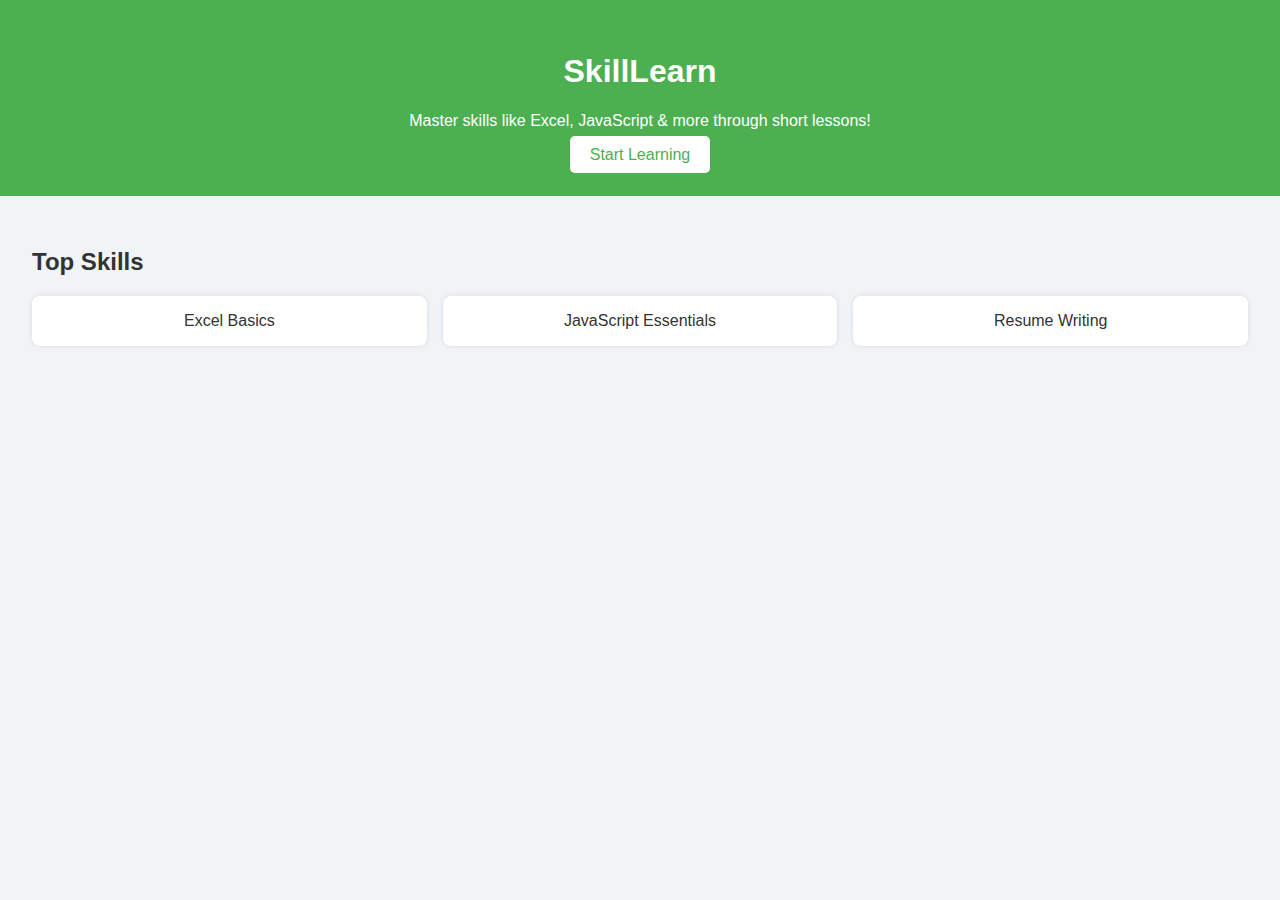
<file: index.html>
<!DOCTYPE html>
<html lang="en">
<head>
  <meta charset="UTF-8" />
  <meta name="viewport" content="width=device-width, initial-scale=1.0"/>
  <title>SkillLearn - Learn Skills Fast</title>
  <link rel="stylesheet" href="style.css"/>
</head>
<body>
  <header>
    <h1>SkillLearn</h1>
    <p>Master skills like Excel, JavaScript & more through short lessons!</p>
    <a href="dashboard.html" class="btn">Start Learning</a>
  </header>

  <section class="skills">
    <h2>Top Skills</h2>
    <div class="skill-grid">
      <div class="card">Excel Basics</div>
      <div class="card">JavaScript Essentials</div>
      <div class="card">Resume Writing</div>
    </div>
  </section>
</body>
</html>
</file>
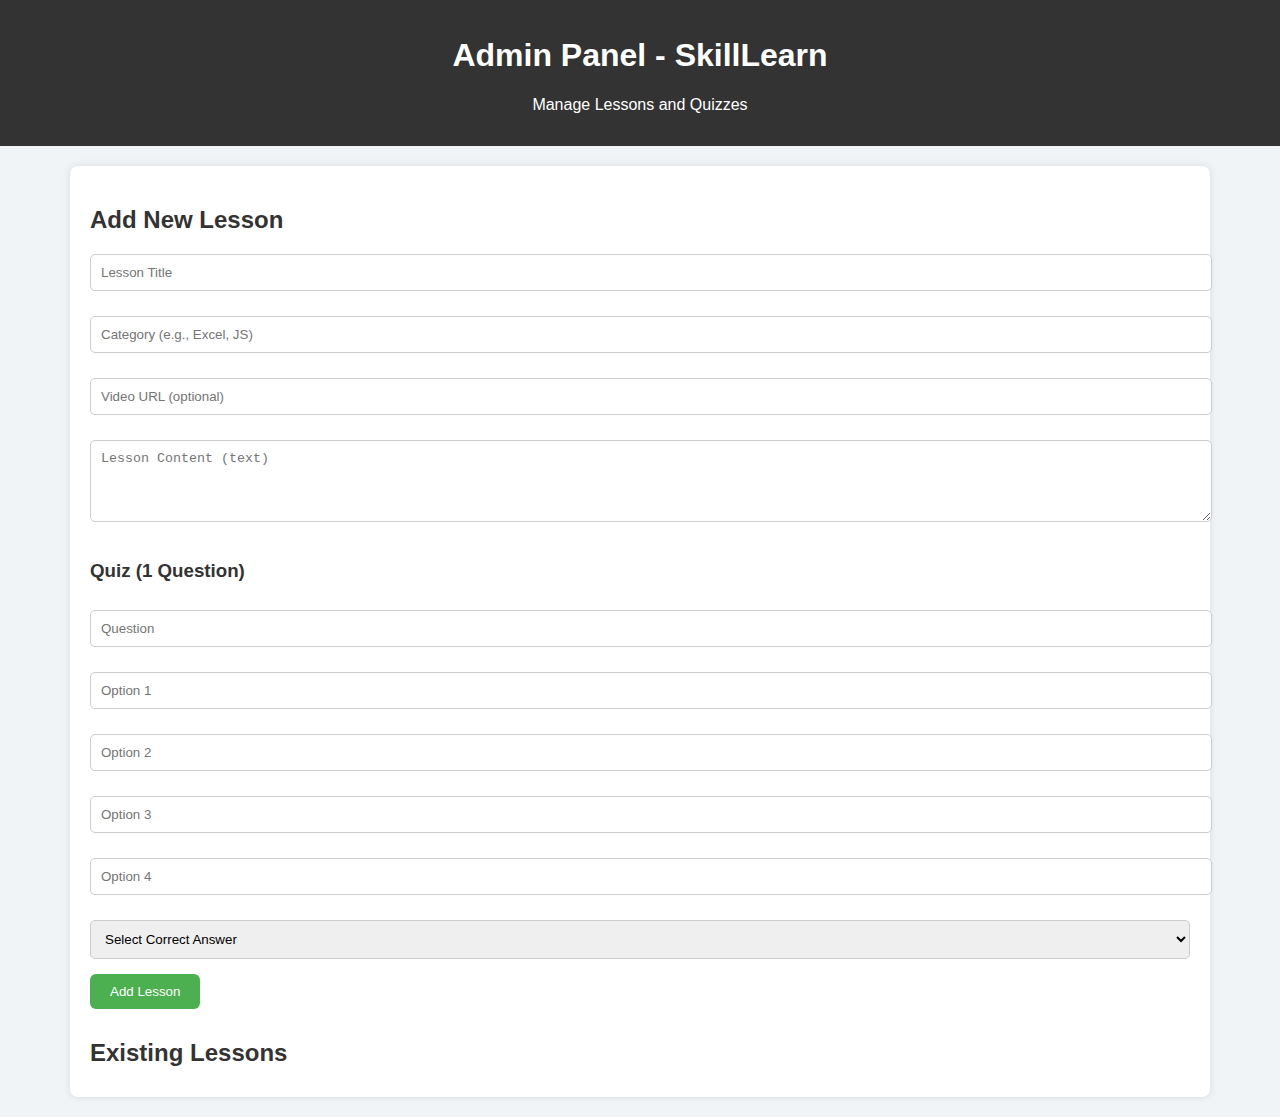
<file: admin.html>
<!DOCTYPE html>
<html lang="en">
<head>
  <meta charset="UTF-8" />
  <meta name="viewport" content="width=device-width, initial-scale=1.0"/>
  <title>Admin Panel - SkillLearn</title>
  <link rel="stylesheet" href="style.css"/>
  <style>
    body {
      font-family: Arial, sans-serif;
      margin: 0;
      background: #f0f4f7;
    }
    header {
      background-color: #333;
      color: white;
      text-align: center;
      padding: 1rem;
    }
    .container {
      max-width: 1100px;
      margin: 20px auto;
      padding: 20px;
      background: white;
      border-radius: 8px;
      box-shadow: 0 0 8px rgba(0,0,0,0.1);
    }
    h2 {
      color: #333;
      margin-bottom: 10px;
    }
    input, textarea, select {
      width: 100%;
      padding: 10px;
      margin: 10px 0 15px;
      border-radius: 5px;
      border: 1px solid #ccc;
    }
    button {
      background: #4caf50;
      color: white;
      padding: 10px 20px;
      border: none;
      border-radius: 6px;
      cursor: pointer;
    }
    .lesson-list {
      margin-top: 30px;
    }
    .lesson-card {
      border: 1px solid #ddd;
      padding: 15px;
      border-radius: 6px;
      margin-bottom: 15px;
    }
    .lesson-card h4 {
      margin: 0 0 10px;
    }
    .actions button {
      background: #f44336;
      margin-left: 10px;
    }
  </style>
</head>
<body>

  <header>
    <h1>Admin Panel - SkillLearn</h1>
    <p>Manage Lessons and Quizzes</p>
  </header>

  <div class="container">

    <!-- Add New Lesson -->
    <h2>Add New Lesson</h2>
    <form id="lessonForm">
      <input type="text" id="lessonTitle" placeholder="Lesson Title" required />
      <input type="text" id="lessonCategory" placeholder="Category (e.g., Excel, JS)" required />
      <input type="text" id="videoURL" placeholder="Video URL (optional)" />
      <textarea id="lessonContent" rows="4" placeholder="Lesson Content (text)" required></textarea>
      
      <h3>Quiz (1 Question)</h3>
      <input type="text" id="quizQuestion" placeholder="Question" required />
      <input type="text" id="option1" placeholder="Option 1" required />
      <input type="text" id="option2" placeholder="Option 2" required />
      <input type="text" id="option3" placeholder="Option 3" required />
      <input type="text" id="option4" placeholder="Option 4" required />
      <select id="correctAnswer" required>
        <option value="">Select Correct Answer</option>
        <option value="0">Option 1</option>
        <option value="1">Option 2</option>
        <option value="2">Option 3</option>
        <option value="3">Option 4</option>
      </select>

      <button type="submit">Add Lesson</button>
    </form>

    <!-- List of Lessons -->
    <div class="lesson-list" id="lessonList">
      <h2>Existing Lessons</h2>
      <!-- Dynamically added lesson cards -->
    </div>
  </div>

  <script>
    const lessonForm = document.getElementById('lessonForm');
    const lessonList = document.getElementById('lessonList');
    let lessons = [];

    lessonForm.addEventListener('submit', function(e) {
      e.preventDefault();

      const newLesson = {
        title: document.getElementById('lessonTitle').value,
        category: document.getElementById('lessonCategory').value,
        video: document.getElementById('videoURL').value,
        content: document.getElementById('lessonContent').value,
        quiz: {
          question: document.getElementById('quizQuestion').value,
          options: [
            document.getElementById('option1').value,
            document.getElementById('option2').value,
            document.getElementById('option3').value,
            document.getElementById('option4').value
          ],
          answer: parseInt(document.getElementById('correctAnswer').value)
        }
      };

      lessons.push(newLesson);
      displayLessons();
      lessonForm.reset();
    });

    function displayLessons() {
      lessonList.innerHTML = '<h2>Existing Lessons</h2>';
      lessons.forEach((lesson, index) => {
        const card = document.createElement('div');
        card.className = 'lesson-card';
        card.innerHTML = `
          <h4>${lesson.title} (${lesson.category})</h4>
          <p>${lesson.content}</p>
          <p><strong>Quiz:</strong> ${lesson.quiz.question}</p>
          <div class="actions">
            <button onclick="deleteLesson(${index})">Delete</button>
          </div>
        `;
        lessonList.appendChild(card);
      });
    }

    function deleteLesson(index) {
      if (confirm("Are you sure you want to delete this lesson?")) {
        lessons.splice(index, 1);
        displayLessons();
      }
    }
  </script>

</body>
</html>
</file>
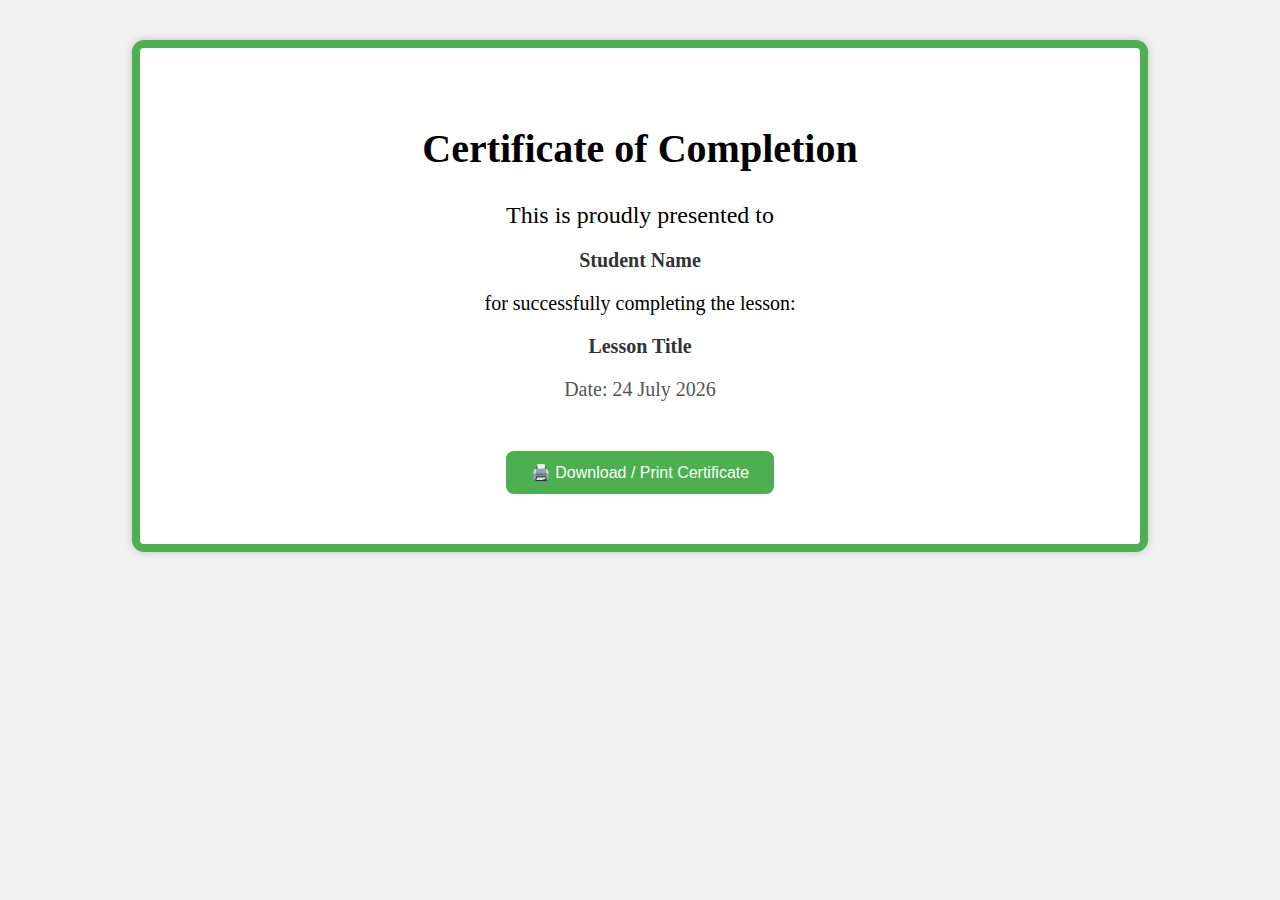
<file: certificate.html>
<!DOCTYPE html>
<html lang="en">
<head>
  <meta charset="UTF-8" />
  <meta name="viewport" content="width=device-width, initial-scale=1.0"/>
  <title>Certificate - SkillLearn</title>
  <style>
    body {
      font-family: 'Georgia', serif;
      background: #f2f2f2;
      margin: 0;
      padding: 40px;
    }
    .certificate-box {
      max-width: 900px;
      margin: auto;
      background: white;
      padding: 50px;
      border: 8px solid #4caf50;
      border-radius: 12px;
      text-align: center;
      box-shadow: 0 0 10px rgba(0,0,0,0.2);
    }
    .certificate-box h1 {
      font-size: 40px;
      margin-bottom: 10px;
    }
    .certificate-box h2 {
      font-size: 24px;
      margin: 30px 0 10px;
      font-weight: normal;
    }
    .certificate-box p {
      font-size: 20px;
      margin: 20px 0;
    }
    .name {
      font-size: 28px;
      font-weight: bold;
      color: #333;
    }
    .date {
      font-size: 16px;
      margin-top: 30px;
      color: #555;
    }
    .btn-print {
      margin-top: 30px;
      padding: 12px 25px;
      font-size: 16px;
      background: #4caf50;
      color: white;
      border: none;
      border-radius: 8px;
      cursor: pointer;
    }
    @media print {
      .btn-print {
        display: none;
      }
    }
  </style>
</head>
<body>

  <div class="certificate-box">
    <h1>Certificate of Completion</h1>
    <h2>This is proudly presented to</h2>
    <p class="name" id="userName">[Student Name]</p>
    <p>for successfully completing the lesson:</p>
    <p class="name" id="lessonName">[Lesson Title]</p>
    <p class="date" id="dateIssued">Date: </p>

    <button class="btn-print" onclick="window.print()">🖨️ Download / Print Certificate</button>
  </div>

  <script>
    // Get data from URL (e.g. ?name=Rajeshwari&lesson=JavaScript+Basics)
    const urlParams = new URLSearchParams(window.location.search);
    const name = urlParams.get("name") || "Student Name";
    const lesson = urlParams.get("lesson") || "Lesson Title";

    const today = new Date();
    const dateString = today.toLocaleDateString("en-IN", {
      day: "numeric", month: "long", year: "numeric"
    });

    // Set certificate values
    document.getElementById("userName").textContent = name;
    document.getElementById("lessonName").textContent = lesson;
    document.getElementById("dateIssued").textContent = "Date: " + dateString;
  </script>

</body>
</html>
</file>
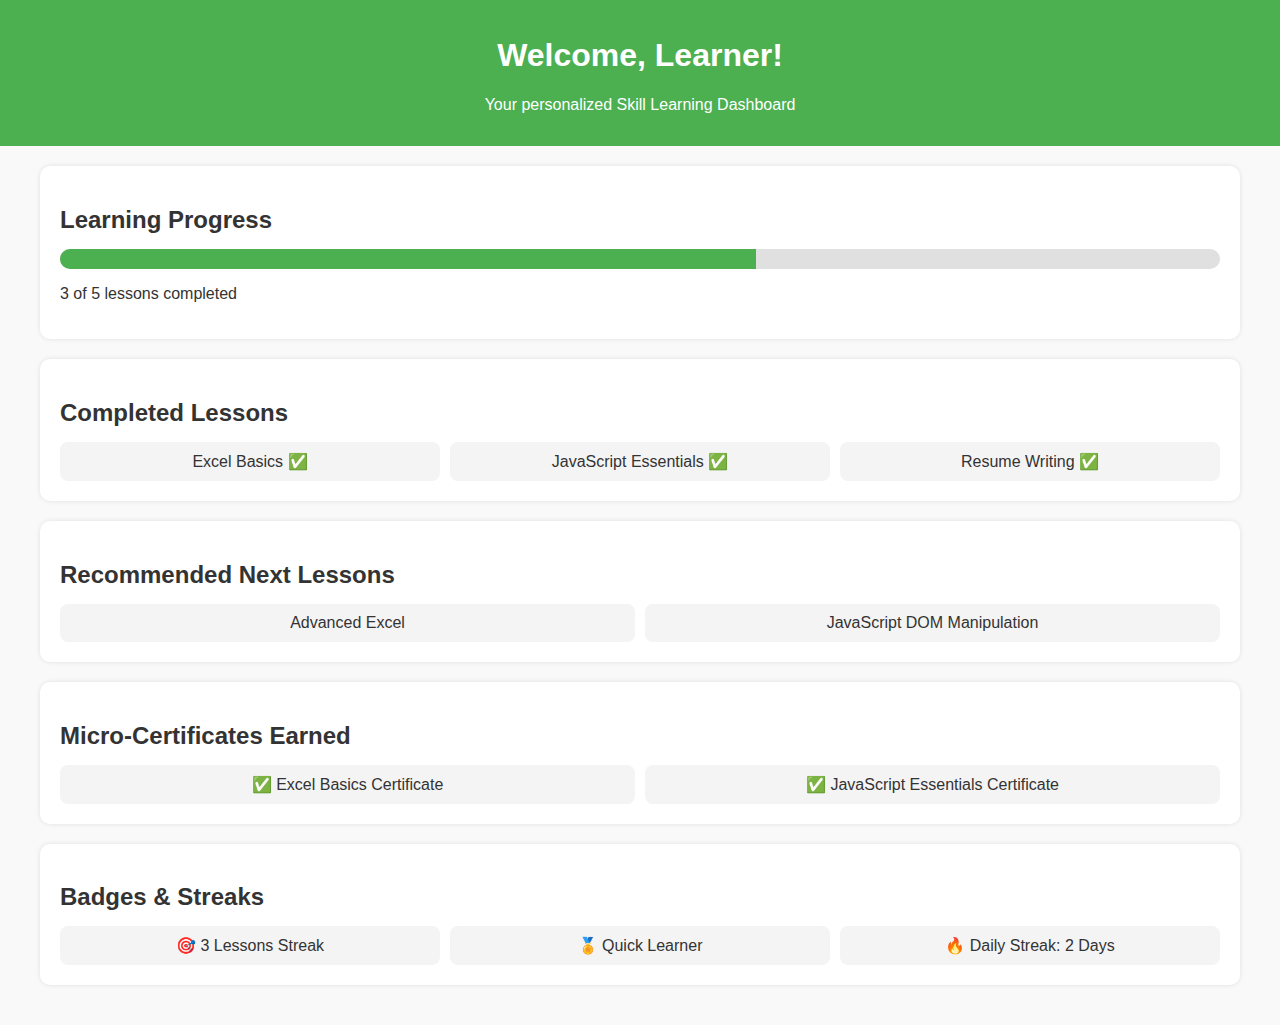
<file: dashboard.html>
<!DOCTYPE html>
<html lang="en">
<head>
  <meta charset="UTF-8" />
  <meta name="viewport" content="width=device-width, initial-scale=1.0"/>
  <title>Dashboard - SkillLearn</title>
  <link rel="stylesheet" href="style.css"/>
  <style>
    body {
      font-family: Arial, sans-serif;
      background: #f9f9f9;
      margin: 0;
      padding: 0;
    }
    header {
      background-color: #4caf50;
      color: white;
      padding: 1rem;
      text-align: center;
    }
    .container {
      padding: 20px;
      max-width: 1200px;
      margin: auto;
    }
    .section {
      background: white;
      padding: 20px;
      margin-bottom: 20px;
      border-radius: 10px;
      box-shadow: 0 0 5px rgba(0,0,0,0.1);
    }
    .section h2 {
      margin-bottom: 15px;
    }
    .progress-bar {
      background-color: #e0e0e0;
      border-radius: 10px;
      overflow: hidden;
      height: 20px;
      margin-bottom: 10px;
    }
    .progress {
      height: 100%;
      background-color: #4caf50;
      width: 60%; /* Change this value dynamically via JS */
    }
    .lesson-list, .cert-list, .badge-list {
      display: flex;
      gap: 10px;
      flex-wrap: wrap;
    }
    .lesson-card, .cert-card, .badge {
      background: #f4f4f4;
      padding: 10px;
      border-radius: 8px;
      flex: 1 1 200px;
      text-align: center;
    }
    @media(max-width: 768px) {
      .lesson-card, .cert-card, .badge {
        flex: 1 1 100%;
      }
    }
  </style>
</head>
<body>
  <header>
    <h1>Welcome, Learner!</h1>
    <p>Your personalized Skill Learning Dashboard</p>
  </header>

  <div class="container">
    <!-- Progress Tracker -->
    <div class="section">
      <h2>Learning Progress</h2>
      <div class="progress-bar">
        <div class="progress" id="progress-bar"></div>
      </div>
      <p><span id="lessons-completed">3</span> of <span id="total-lessons">5</span> lessons completed</p>
    </div>

    <!-- Completed Lessons -->
    <div class="section">
      <h2>Completed Lessons</h2>
      <div class="lesson-list">
        <div class="lesson-card">Excel Basics ✅</div>
        <div class="lesson-card">JavaScript Essentials ✅</div>
        <div class="lesson-card">Resume Writing ✅</div>
      </div>
    </div>

    <!-- Recommended Lessons -->
    <div class="section">
      <h2>Recommended Next Lessons</h2>
      <div class="lesson-list">
        <div class="lesson-card">Advanced Excel</div>
        <div class="lesson-card">JavaScript DOM Manipulation</div>
      </div>
    </div>

    <!-- Certificates -->
    <div class="section">
      <h2>Micro-Certificates Earned</h2>
      <div class="cert-list">
        <div class="cert-card">✅ Excel Basics Certificate</div>
        <div class="cert-card">✅ JavaScript Essentials Certificate</div>
      </div>
    </div>

    <!-- Gamification -->
    <div class="section">
      <h2>Badges & Streaks</h2>
      <div class="badge-list">
        <div class="badge">🎯 3 Lessons Streak</div>
        <div class="badge">🏅 Quick Learner</div>
        <div class="badge">🔥 Daily Streak: 2 Days</div>
      </div>
    </div>
  </div>

  <script>
    // Dynamically calculate progress bar width
    const completed = 3;
    const total = 5;
    const progressPercent = (completed / total) * 100;
    document.getElementById('progress-bar').style.width = progressPercent + "%";
    document.getElementById('lessons-completed').innerText = completed;
    document.getElementById('total-lessons').innerText = total;
  </script>
</body>
</html>
</file>
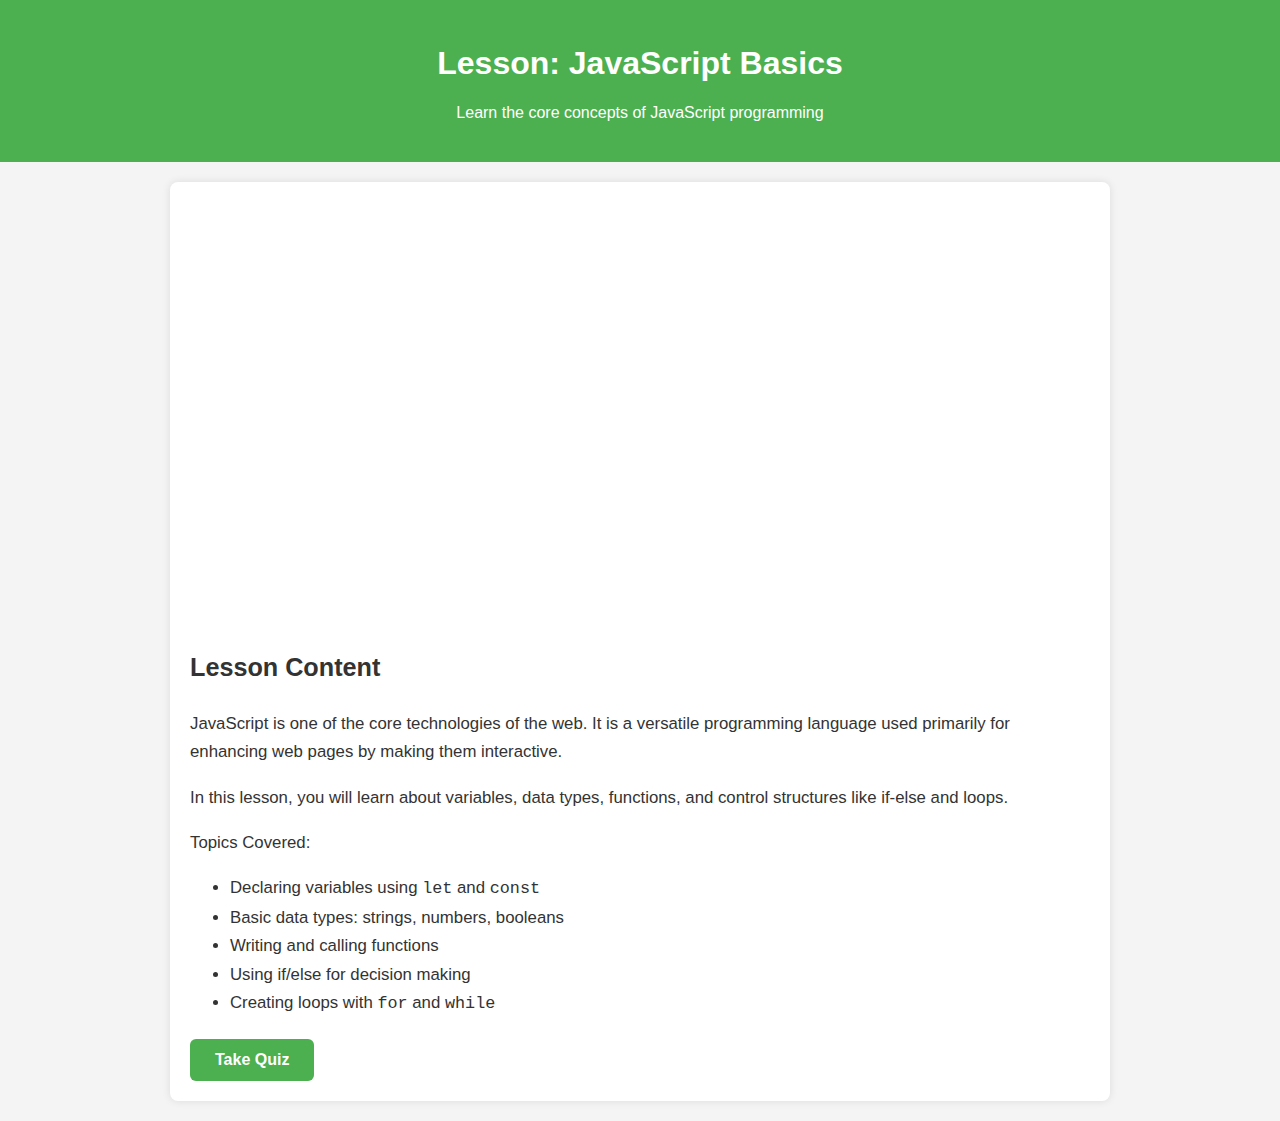
<file: lesson.html>
<!DOCTYPE html>
<html lang="en">
<head>
  <meta charset="UTF-8" />
  <meta name="viewport" content="width=device-width, initial-scale=1.0"/>
  <title>Lesson - SkillLearn</title>
  <link rel="stylesheet" href="style.css"/>
  <style>
    body {
      font-family: Arial, sans-serif;
      margin: 0;
      background: #f4f4f4;
    }
    header {
      background: #4caf50;
      color: white;
      padding: 1.5rem;
      text-align: center;
    }
    .container {
      max-width: 900px;
      margin: 20px auto;
      background: white;
      padding: 20px;
      border-radius: 8px;
      box-shadow: 0 0 8px rgba(0,0,0,0.1);
    }
    h2 {
      margin-top: 0;
    }
    .video {
      margin: 20px 0;
    }
    iframe {
      width: 100%;
      height: 400px;
      border: none;
      border-radius: 6px;
    }
    .content {
      margin: 20px 0;
      line-height: 1.7;
      font-size: 1.05rem;
    }
    .btn-quiz {
      display: inline-block;
      background: #4caf50;
      color: white;
      padding: 12px 25px;
      border-radius: 6px;
      text-decoration: none;
      font-weight: bold;
      transition: background 0.3s;
    }
    .btn-quiz:hover {
      background: #388e3c;
    }
  </style>
</head>
<body>

  <header>
    <h1>Lesson: JavaScript Basics</h1>
    <p>Learn the core concepts of JavaScript programming</p>
  </header>

  <div class="container">
    <!-- Video Section -->
    <div class="video">
      <iframe src="https://www.youtube.com/embed/W6NZfCO5SIk" title="JavaScript Basics"></iframe>
    </div>

    <!-- Lesson Content -->
    <div class="content">
      <h2>Lesson Content</h2>
      <p>
        JavaScript is one of the core technologies of the web. It is a versatile programming language used primarily for enhancing web pages by making them interactive.
      </p>
      <p>
        In this lesson, you will learn about variables, data types, functions, and control structures like if-else and loops.
      </p>
      <p>
        Topics Covered:
        <ul>
          <li>Declaring variables using <code>let</code> and <code>const</code></li>
          <li>Basic data types: strings, numbers, booleans</li>
          <li>Writing and calling functions</li>
          <li>Using if/else for decision making</li>
          <li>Creating loops with <code>for</code> and <code>while</code></li>
        </ul>
      </p>
    </div>

    <!-- Quiz Button -->
    <a href="quiz.html?lesson=js-basics" class="btn-quiz">Take Quiz</a>
  </div>

</body>
</html>
</file>
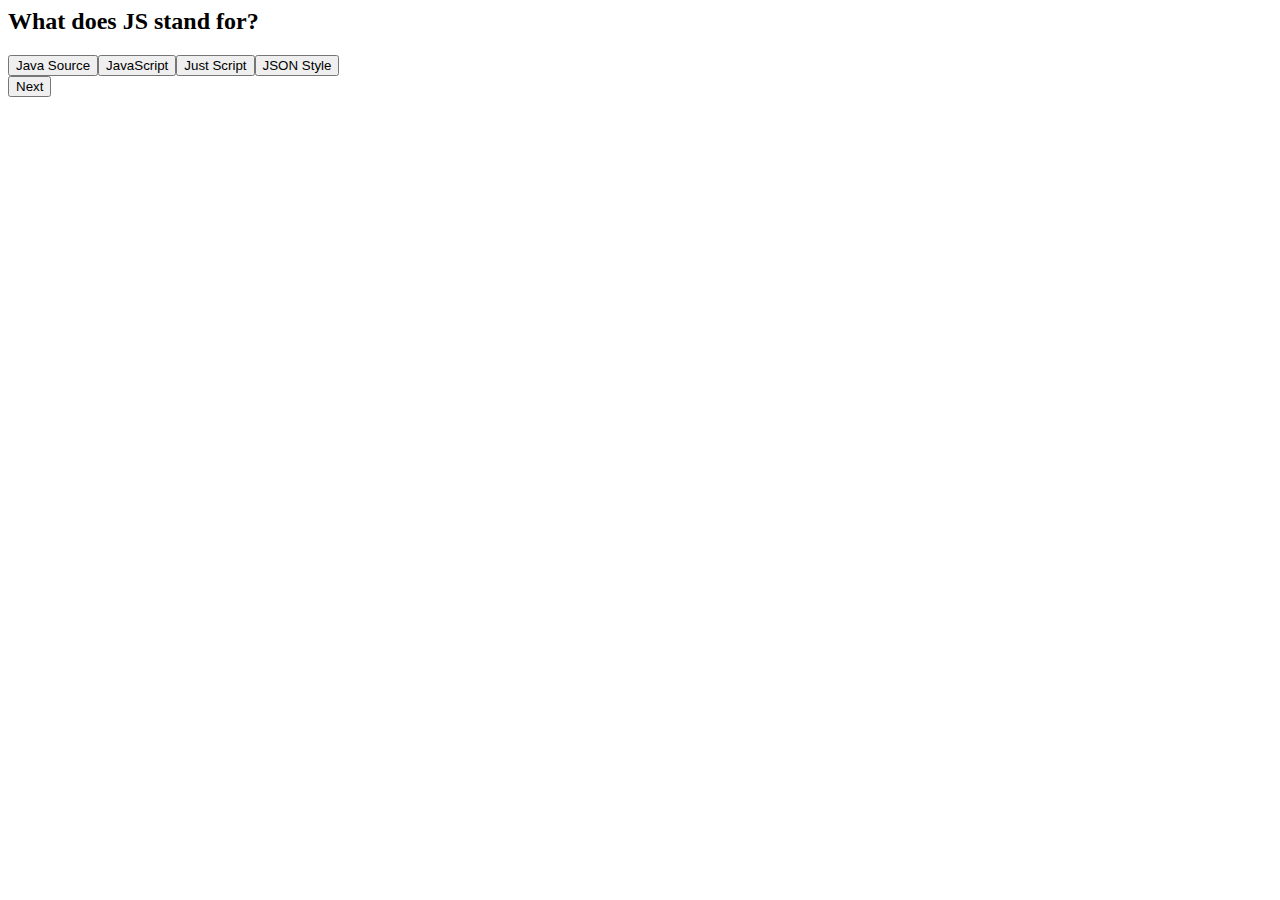
<file: quiz.html>
<body>
  <div id="quiz">
    <h2 id="question">Question Text</h2>
    <div id="options"></div>
    <button onclick="nextQuestion()">Next</button>
  </div>

  <script>
    const questions = [
      {
        question: "What does JS stand for?",
        options: ["Java Source", "JavaScript", "Just Script", "JSON Style"],
        answer: 1
      },
      {
        question: "Which method converts JSON to JS object?",
        options: ["JSON.parse()", "JSON.stringify()", "JSON.convert()", "JSON.read()"],
        answer: 0
      }
    ];

    let current = 0, score = 0;

    function showQuestion() {
      const q = questions[current];
      document.getElementById('question').textContent = q.question;
      const opts = q.options.map((opt, i) =>
        `<button onclick="checkAnswer(${i})">${opt}</button>`
      ).join('');
      document.getElementById('options').innerHTML = opts;
    }

    function checkAnswer(selected) {
      if (selected === questions[current].answer) score++;
      document.getElementById('options').innerHTML = '✔️ Answer submitted';
    }

    function nextQuestion() {
      current++;
      if (current < questions.length) showQuestion();
      else alert(`Quiz completed! Score: ${score}/${questions.length}`);
    }

    showQuestion();
  </script>
</body>
</file>
<file: style.css>
body {
  font-family: Arial, sans-serif;
  margin: 0;
  background: #f0f4f7;
  color: #333;
}
header {
  background: #4caf50;
  color: white;
  padding: 2em;
  text-align: center;
}
.btn {
  background: white;
  color: #4caf50;
  padding: 10px 20px;
  border-radius: 5px;
  text-decoration: none;
}
.skills {
  padding: 2em;
}
.skill-grid {
  display: flex;
  gap: 1em;
}
.card {
  background: white;
  padding: 1em;
  border-radius: 8px;
  flex: 1;
  text-align: center;
  box-shadow: 0 0 5px rgba(0,0,0,0.1);
}
</file>
